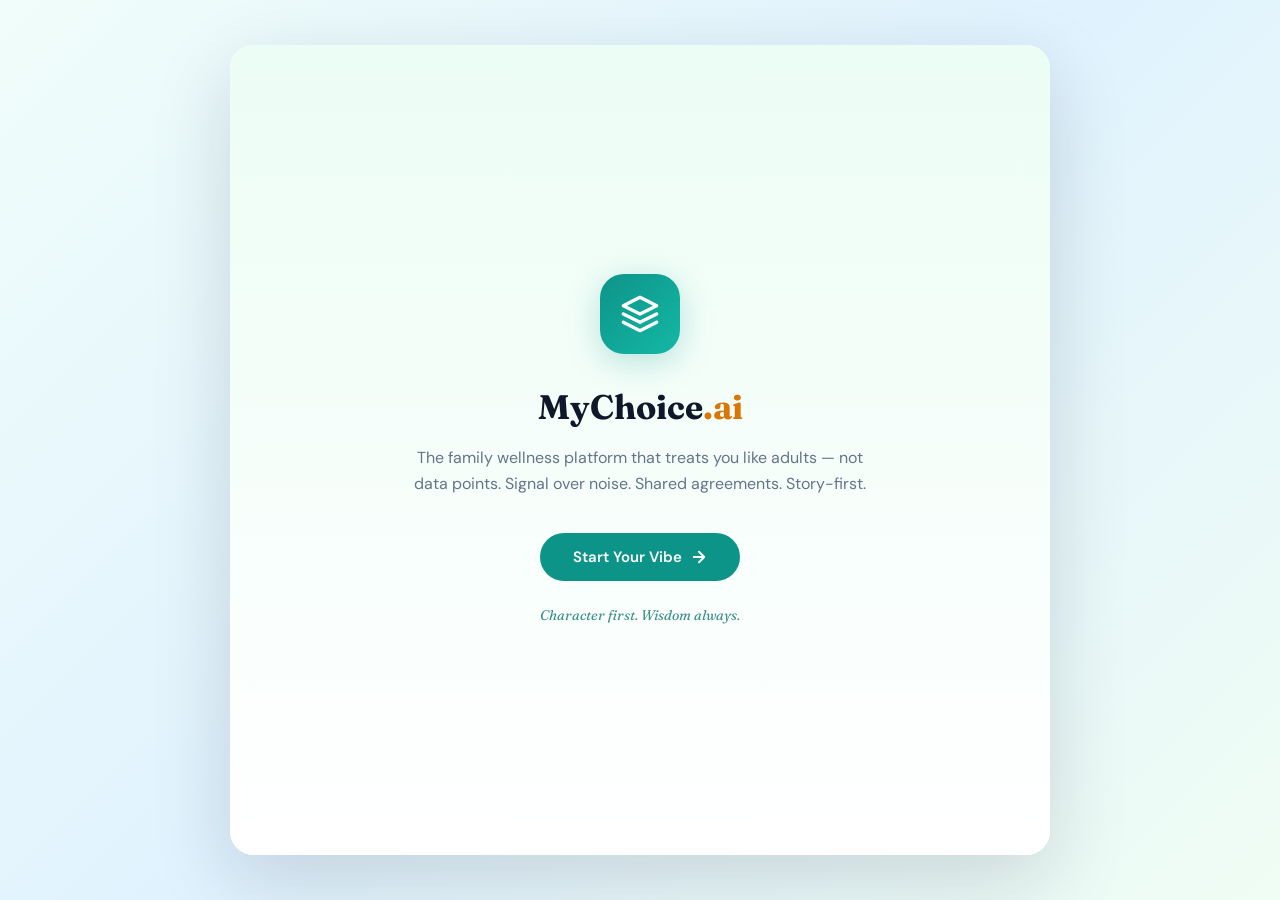
<file: index.html>
<!DOCTYPE html>
<html lang="en">
<head>
<meta charset="UTF-8">
<meta name="viewport" content="width=device-width, initial-scale=1.0, maximum-scale=1.0, user-scalable=no">
<meta name="apple-mobile-web-app-capable" content="yes">
<title>MyChoice.ai — Own Your Vibe</title>
<link rel="preconnect" href="https://fonts.googleapis.com">
<link rel="preconnect" href="https://fonts.gstatic.com" crossorigin>
<link href="https://fonts.googleapis.com/css2?family=DM+Sans:wght@400;500;600;700&family=Fraunces:opsz,wght@9..144,400;9..144,500;9..144,600;9..144,700&display=swap" rel="stylesheet">
<link rel="stylesheet" href="styles.css">
</head>
<body>

<div class="app" id="app">

  <!-- ═══════ SCREEN 1: Welcome ═══════ -->
  <div class="screen active" id="screen-1">
    <div class="welcome-hero">
      <div class="welcome-icon">
        <svg viewBox="0 0 24 24" fill="none" stroke="currentColor" stroke-width="2" stroke-linecap="round" stroke-linejoin="round">
          <path d="M12 2L2 7l10 5 10-5-10-5z"/><path d="M2 17l10 5 10-5"/><path d="M2 12l10 5 10-5"/>
        </svg>
      </div>
      <h1>MyChoice<span style="color:var(--amber);">.ai</span></h1>
      <p>The family wellness platform that treats you like adults — not data points. Signal over noise. Shared agreements. Story-first.</p>
      <button class="btn btn-primary" onclick="goTo(2)" style="min-width: 200px;">
        Start Your Vibe
        <svg viewBox="0 0 24 24" fill="none" stroke="currentColor" stroke-width="2.5" stroke-linecap="round" stroke-linejoin="round"><path d="M5 12h14M12 5l7 7-7 7"/></svg>
      </button>
      <div class="tagline">Character first. Wisdom always.</div>
    </div>
  </div>

  <!-- ═══════ SCREEN 2: Onboarding ═══════ -->
  <div class="screen" id="screen-2">
    <div class="topbar">
      <div class="logo">MyChoice<span>.ai</span></div>
      <div class="step-indicator">1 of 5</div>
    </div>
    <div class="progress-track"><div class="progress-fill" style="width: 20%"></div></div>
    <div class="content">
      <h1>Set up your <em>family</em></h1>
      <p class="subtitle">Tell us a little about your household. This helps us personalize your experience.</p>
      
      <div class="input-group">
        <label>Your first name</label>
        <input type="text" placeholder="e.g., Bobby" id="user-name" value="Bobby">
      </div>
      
      <div class="input-group">
        <label>Family name</label>
        <input type="text" placeholder="e.g., The Cunninghams" id="family-name" value="The Cunninghams">
      </div>

      <div class="input-group">
        <label>Child's name</label>
        <input type="text" placeholder="e.g., Alex" id="child-name" value="Alex">
      </div>

      <div class="input-group">
        <label>Who's in your household?</label>
        <div class="family-chips">
          <div class="chip selected" onclick="this.classList.toggle('selected')">👨 Parent / Guardian</div>
          <div class="chip selected" onclick="this.classList.toggle('selected')">👩 Partner</div>
          <div class="chip selected" onclick="this.classList.toggle('selected')">👦 Teen (13-17)</div>
          <div class="chip" onclick="this.classList.toggle('selected')">👧 Child (6-12)</div>
          <div class="chip" onclick="this.classList.toggle('selected')">👶 Under 6</div>
        </div>
      </div>

      <div style="flex:1"></div>
    </div>
    <div class="bottom-nav">
      <button class="btn btn-secondary" onclick="goTo(1)">Back</button>
      <button class="btn btn-primary" onclick="goTo(3)">Continue</button>
    </div>
  </div>

  <!-- ═══════ SCREEN 3: Persona Engine ═══════ -->
  <div class="screen" id="screen-3">
    <div class="topbar">
      <div class="logo">MyChoice<span>.ai</span></div>
      <div class="step-indicator">2 of 5</div>
    </div>
    <div class="progress-track"><div class="progress-fill" style="width: 40%"></div></div>
    <div class="content">
      <h1>Build your <em>persona</em></h1>
      <p class="subtitle">We use these answers to calibrate your AI coach — not to judge or score you.</p>

      <div class="persona-card" id="pq1">
        <div class="q-label">Signal 01</div>
        <h3>When things get stressful at home, I usually...</h3>
        <div class="persona-options">
          <div class="persona-opt" onclick="pickOpt(this)">Take space and process alone</div>
          <div class="persona-opt" onclick="pickOpt(this)">Talk it out immediately</div>
          <div class="persona-opt" onclick="pickOpt(this)">Focus on fixing the problem</div>
          <div class="persona-opt picked" onclick="pickOpt(this)">Check in with everyone first</div>
        </div>
      </div>

      <div class="persona-card" id="pq2">
        <div class="q-label">Signal 02</div>
        <h3>My biggest concern about screen time is...</h3>
        <div class="persona-options">
          <div class="persona-opt" onclick="pickOpt(this)">What my kids are actually seeing</div>
          <div class="persona-opt picked" onclick="pickOpt(this)">That it replaces real connection</div>
          <div class="persona-opt" onclick="pickOpt(this)">I don't know what's too much</div>
          <div class="persona-opt" onclick="pickOpt(this)">Honestly, my own usage too</div>
        </div>
      </div>

      <div class="persona-card" id="pq3">
        <div class="q-label">Signal 03</div>
        <h3>The parenting style I aspire to is...</h3>
        <div class="persona-options">
          <div class="persona-opt picked" onclick="pickOpt(this)">Guide — I want to coach, not control</div>
          <div class="persona-opt" onclick="pickOpt(this)">Protector — safety comes first</div>
          <div class="persona-opt" onclick="pickOpt(this)">Partner — we figure it out together</div>
          <div class="persona-opt" onclick="pickOpt(this)">Architect — structure makes freedom</div>
        </div>
      </div>

      <div style="height:16px"></div>
    </div>
    <div class="bottom-nav">
      <button class="btn btn-secondary" onclick="goTo(2)">Back</button>
      <button class="btn btn-primary" onclick="goTo(4)">See My Dashboard</button>
    </div>
  </div>

  <!-- ═══════ SCREEN 4: Dashboard ═══════ -->
  <div class="screen" id="screen-4">
    <div class="topbar">
      <div class="logo">MyChoice<span>.ai</span></div>
      <div class="step-indicator">3 of 5</div>
    </div>
    <div class="progress-track"><div class="progress-fill" style="width: 60%"></div></div>
    <div class="content">
      <div class="dashboard-header">
        <div>
          <h1 style="font-size:22px; margin-bottom:2px;">The Cunninghams</h1>
          <p class="subtitle" style="margin-bottom:0; font-size:13px;">Wednesday evening · Feb 12</p>
        </div>
        <div class="vibe-status vibe-green">
          <div class="vibe-dot"></div>
          All Clear
        </div>
      </div>

      <div class="signal-cards">
        <div class="signal-card">
          <div class="signal-icon" style="background: #d1fae5;">🧘</div>
          <div class="signal-label">Family Vibe</div>
          <div class="signal-value">Calm</div>
          <div class="signal-sub">↑ from yesterday</div>
        </div>
        <div class="signal-card">
          <div class="signal-icon" style="background: #dbeafe;">📱</div>
          <div class="signal-label">Screen Balance</div>
          <div class="signal-value">Healthy</div>
          <div class="signal-sub">Within agreements</div>
        </div>
        <div class="signal-card">
          <div class="signal-icon" style="background: #fef3c7;">💬</div>
          <div class="signal-label">Connection</div>
          <div class="signal-value">Strong</div>
          <div class="signal-sub">3 check-ins today</div>
        </div>
        <div class="signal-card">
          <div class="signal-icon" style="background: #fce7f3;">🎯</div>
          <div class="signal-label">Goals</div>
          <div class="signal-value">On Track</div>
          <div class="signal-sub">4 of 5 this week</div>
        </div>
      </div>

      <h3 style="font-family:var(--font-display); font-size:16px; margin-bottom:12px; font-weight:600;">Family Members</h3>
      
      <div class="family-member-row">
        <div class="member-avatar" style="background:#d1fae5;">👨</div>
        <div class="member-info">
          <div class="name">Bobby</div>
          <div class="status">Last active · 2 min ago</div>
        </div>
        <div class="member-vibe vibe-g">Balanced</div>
      </div>
      <div class="family-member-row">
        <div class="member-avatar" style="background:#dbeafe;">👩</div>
        <div class="member-info">
          <div class="name">Partner</div>
          <div class="status">Last active · 20 min ago</div>
        </div>
        <div class="member-vibe vibe-g">Focused</div>
      </div>
      <div class="family-member-row">
        <div class="member-avatar" style="background:#fce7f3;">👦</div>
        <div class="member-info">
          <div class="name">Alex (15)</div>
          <div class="status">Homework mode · since 4pm</div>
        </div>
        <div class="member-vibe vibe-y">Nudge ready</div>
      </div>

      <div style="height:16px"></div>
    </div>
    <div class="bottom-nav">
      <button class="btn btn-secondary" onclick="goTo(3)">Back</button>
      <button class="btn btn-primary" onclick="goTo(5)">Talk to Coach</button>
    </div>
  </div>

  <!-- ═══════ SCREEN 5: AI Coach ═══════ -->
  <div class="screen" id="screen-5">
    <div class="topbar">
      <div class="logo">MyChoice<span>.ai</span></div>
      <div class="step-indicator">4 of 5</div>
    </div>
    <div class="progress-track"><div class="progress-fill" style="width: 80%"></div></div>
    <div class="content coach-container" style="padding-bottom: 0;">
      <div style="margin-bottom:12px;">
        <h1 style="font-size:20px;">Your <em>Coach</em></h1>
        <p class="subtitle" style="margin-bottom:0; font-size:13px;">Powered by Claude AI. Ask anything about parenting, screen time, or family wellness.</p>
      </div>
      
      <div class="chat-area" id="chat-area" style="flex: 1; overflow-y: auto; padding-bottom: 16px;">
        <div>
          <div class="coach-label">🌿 MyChoice Coach</div>
          <div class="chat-bubble bubble-coach">
            Hey Bobby — I noticed Alex has been in homework mode for a while. His focus signal is solid, but it might be a good time for a break check-in. What would you like to do?
          </div>
        </div>
        
        <div class="coach-suggestions" id="coach-suggestions">
          <div class="coach-suggestion" onclick="sendQuickReply('Send Alex a friendly nudge to take a break')">
            ✅ Send a friendly nudge
          </div>
          <div class="coach-suggestion" onclick="sendQuickReply('Let him keep going, check again in 30 minutes')">
            ⏳ Let him flow — check later
          </div>
          <div class="coach-suggestion" onclick="sendQuickReply('Help me start a conversation with Alex about his screen time')">
            💬 Help me start a conversation
          </div>
        </div>
      </div>
      
      <!-- Chat input -->
      <div class="chat-input-container" style="padding: 12px 0 16px 0; border-top: 1px solid var(--gray-200); background: var(--white);">
        <div style="display: flex; gap: 8px;">
          <input type="text" id="chat-input" placeholder="Ask your coach anything..." 
            style="flex: 1; padding: 12px 16px; border: 1.5px solid var(--gray-200); border-radius: 24px; font-size: 15px; font-family: inherit; outline: none; transition: border-color 0.2s;"
            onfocus="this.style.borderColor='var(--teal)'" 
            onblur="this.style.borderColor='var(--gray-200)'"
            onkeypress="if(event.key === 'Enter') sendMessage()" />
          <button onclick="sendMessage()" style="width: 44px; height: 44px; border-radius: 50%; background: var(--teal); border: none; cursor: pointer; display: flex; align-items: center; justify-content: center; transition: background 0.2s;">
            <svg width="20" height="20" viewBox="0 0 24 24" fill="none" stroke="white" stroke-width="2" stroke-linecap="round" stroke-linejoin="round">
              <line x1="22" y1="2" x2="11" y2="13"></line>
              <polygon points="22 2 15 22 11 13 2 9 22 2"></polygon>
            </svg>
          </button>
        </div>
        <p style="font-size: 10px; color: var(--slate-light); text-align: center; margin-top: 8px;">Powered by Claude AI · Conversations are private</p>
      </div>
    </div>
    <div class="bottom-nav">
      <button class="btn btn-secondary" onclick="goTo(4)">Back</button>
      <button class="btn btn-primary" onclick="goTo(6)">Family Agreement</button>
    </div>
  </div>

  <!-- ═══════ SCREEN 6: Agreement Builder ═══════ -->
  <div class="screen" id="screen-6">
    <div class="topbar">
      <div class="logo">MyChoice<span>.ai</span></div>
      <div class="step-indicator">5 of 5</div>
    </div>
    <div class="progress-track"><div class="progress-fill" style="width: 95%"></div></div>
    <div class="content">
      <h1>Family <em>Agreement</em></h1>
      <p class="subtitle">Co-created rules your whole family designs together — no hidden surveillance, no secret monitoring.</p>

      <div class="agreement-section">
        <h3>📱 Screen Time</h3>
        <div class="agreement-item">
          <div class="agreement-check checked" onclick="this.classList.toggle('checked')"></div>
          <span>Weeknight devices down by 9pm</span>
          <span class="agreement-badge badge-family">Family</span>
        </div>
        <div class="agreement-item">
          <div class="agreement-check checked" onclick="this.classList.toggle('checked')"></div>
          <span>No phones during dinner</span>
          <span class="agreement-badge badge-family">Family</span>
        </div>
        <div class="agreement-item">
          <div class="agreement-check" onclick="this.classList.toggle('checked')"></div>
          <span>Weekend gaming max 2 hours</span>
          <span class="agreement-badge badge-teen">Teen</span>
        </div>
      </div>

      <div class="agreement-section">
        <h3>🤝 Communication</h3>
        <div class="agreement-item">
          <div class="agreement-check checked" onclick="this.classList.toggle('checked')"></div>
          <span>Daily family check-in at dinner</span>
          <span class="agreement-badge badge-parent">Parent</span>
        </div>
        <div class="agreement-item">
          <div class="agreement-check checked" onclick="this.classList.toggle('checked')"></div>
          <span>Coach nudges — not parent texts</span>
          <span class="agreement-badge badge-teen">Teen</span>
        </div>
        <div class="agreement-item">
          <div class="agreement-check" onclick="this.classList.toggle('checked')"></div>
          <span>Weekly family vibe review together</span>
          <span class="agreement-badge badge-family">Family</span>
        </div>
      </div>

      <div class="agreement-section">
        <h3>🎯 Personal Goals</h3>
        <div class="agreement-item">
          <div class="agreement-check checked" onclick="this.classList.toggle('checked')"></div>
          <span>Alex: 30 min reading before screen time</span>
          <span class="agreement-badge badge-teen">Teen</span>
        </div>
        <div class="agreement-item">
          <div class="agreement-check checked" onclick="this.classList.toggle('checked')"></div>
          <span>Bobby: Phone-free mornings until 8am</span>
          <span class="agreement-badge badge-parent">Parent</span>
        </div>
      </div>

      <div style="height:16px"></div>
    </div>
    <div class="bottom-nav">
      <button class="btn btn-secondary" onclick="goTo(5)">Back</button>
      <button class="btn btn-primary" onclick="goTo(7)">See the Vision</button>
    </div>
  </div>

  <!-- ═══════ SCREEN 7: Summary / CTA ═══════ -->
  <div class="screen summary-screen" id="screen-7">
    <div class="topbar">
      <div class="logo">MyChoice<span>.ai</span></div>
    </div>
    <div class="content" style="align-items: center; text-align: center;">
      <div style="flex:1; display:flex; flex-direction:column; justify-content:center; align-items:center;">
        <h1 style="font-size:30px;">This is <em>MyChoice.ai</em></h1>
        <p class="subtitle" style="max-width:480px;">A family wellness platform built on trust, not fear. Mentorship over surveillance. Coaching, not control.</p>
        
        <div class="summary-stats">
          <div class="stat-box">
            <div class="stat-num">$120B</div>
            <div class="stat-label">TAM</div>
          </div>
          <div class="stat-box">
            <div class="stat-num">4</div>
            <div class="stat-label">Products</div>
          </div>
          <div class="stat-box">
            <div class="stat-num">$2M</div>
            <div class="stat-label">Seed Round</div>
          </div>
        </div>

        <div class="summary-pillars" style="width:100%; max-width:520px;">
          <div class="pillar">
            <div class="pillar-icon" style="background:#d1fae5;">🧠</div>
            <span><strong>MyChoice.ai</strong> — Adult decision wellness</span>
          </div>
          <div class="pillar">
            <div class="pillar-icon" style="background:#dbeafe;">👦</div>
            <span><strong>EgoGentix Kids</strong> — Digital coaching for children</span>
          </div>
          <div class="pillar">
            <div class="pillar-icon" style="background:#fce7f3;">🧸</div>
            <span><strong>EgoPals</strong> — AI plush companions</span>
          </div>
          <div class="pillar">
            <div class="pillar-icon" style="background:#fef3c7;">👨‍👩‍👧‍👦</div>
            <span><strong>Family Bundle</strong> — One identity, full family</span>
          </div>
        </div>

        <div style="margin-top: 24px; display: flex; flex-direction: column; gap: 10px; width: 100%; max-width: 340px;">
          <button class="btn btn-primary btn-block" onclick="goTo(1)">
            ↻ Replay Demo
          </button>
          <a href="mailto:bill@egogentix.com" class="btn btn-secondary btn-block" style="text-decoration:none;">
            Contact Us
          </a>
        </div>
        
        <div class="tagline" style="margin-top:28px;">
          EgoGentix Corporation · Character first. Wisdom always.<br>
          <span style="font-style:normal; opacity:0.6; font-size:12px;">bill@egogentix.com · egogentix.ai</span>
        </div>
      </div>
    </div>
  </div>

</div>

<script src="app.js"></script>
</body>
</html>
</file>
<file: styles.css>
:root {
    --teal: #0d9488;
    --teal-light: #14b8a6;
    --teal-dark: #0f766e;
    --green-soft: #d1fae5;
    --green-bg: #ecfdf5;
    --amber: #d97706;
    --amber-light: #fbbf24;
    --red-soft: #fecaca;
    --red: #dc2626;
    --navy: #0f172a;
    --slate: #334155;
    --slate-light: #64748b;
    --gray-100: #f1f5f9;
    --gray-200: #e2e8f0;
    --gray-300: #cbd5e1;
    --white: #ffffff;
    --font-display: 'Fraunces', Georgia, serif;
    --font-body: 'DM Sans', -apple-system, BlinkMacSystemFont, sans-serif;
    --radius: 16px;
    --radius-sm: 10px;
    --shadow: 0 4px 24px rgba(15, 23, 42, 0.08);
    --shadow-lg: 0 12px 48px rgba(15, 23, 42, 0.12);
  }

  * { margin: 0; padding: 0; box-sizing: border-box; }

  body {
    font-family: var(--font-body);
    background: var(--gray-100);
    color: var(--navy);
    overflow: hidden;
    height: 100vh;
    -webkit-font-smoothing: antialiased;
    line-height: 1.5;
  }

  /* ─── App Shell ─── */
  .app {
    width: 100%;
    max-width: 820px;
    margin: 0 auto;
    height: 100vh;
    background: var(--white);
    position: relative;
    overflow: hidden;
    box-shadow: var(--shadow-lg);
  }

  /* Desktop: Center the app with a nice background */
  @media (min-width: 600px) {
    body {
      display: flex;
      align-items: center;
      justify-content: center;
      min-height: 100vh;
      padding: 40px 20px;
      background: linear-gradient(135deg, #f0fdfa 0%, #e0f2fe 50%, #f0fdf4 100%);
    }
    .app {
      height: 90vh;
      max-height: 960px;
      min-height: 600px;
      border-radius: 24px;
      box-shadow: 0 25px 80px rgba(15, 23, 42, 0.15);
    }
  }

  /* ─── Screens ─── */
  .screen {
    position: absolute;
    inset: 0;
    display: flex;
    flex-direction: column;
    opacity: 0;
    visibility: hidden;
    pointer-events: none;
    transition: opacity 0.45s ease, transform 0.45s ease, visibility 0.45s;
    transform: translateX(40px);
    overflow-y: auto;
    -webkit-overflow-scrolling: touch;
    background: var(--white);
    z-index: 1;
  }
  .screen.active {
    opacity: 1;
    visibility: visible;
    pointer-events: all;
    transform: translateX(0);
    z-index: 10;
  }
  .screen.exit {
    opacity: 0;
    visibility: hidden;
    transform: translateX(-40px);
    z-index: 5;
  }

  /* ─── Top Bar ─── */
  .topbar {
    display: flex;
    align-items: center;
    justify-content: space-between;
    padding: 16px 24px;
    background: var(--white);
    border-bottom: 1px solid var(--gray-200);
    position: sticky;
    top: 0;
    z-index: 10;
    min-height: 56px;
  }
  .topbar .logo {
    font-family: var(--font-display);
    font-size: 18px;
    font-weight: 700;
    color: var(--teal-dark);
    letter-spacing: -0.3px;
  }
  .topbar .logo span { color: var(--amber); }
  .topbar .step-indicator {
    font-size: 12px;
    color: var(--slate-light);
    font-weight: 500;
    background: var(--gray-100);
    padding: 4px 12px;
    border-radius: 20px;
  }

  /* ─── Progress Bar ─── */
  .progress-track {
    height: 3px;
    background: var(--gray-200);
    position: sticky;
    top: 56px;
    z-index: 10;
  }
  .progress-fill {
    height: 100%;
    background: linear-gradient(90deg, var(--teal), var(--teal-light));
    transition: width 0.6s cubic-bezier(0.4, 0, 0.2, 1);
    border-radius: 0 2px 2px 0;
  }

  /* ─── Content ─── */
  .content {
    flex: 1;
    padding: 32px 24px;
    display: flex;
    flex-direction: column;
  }
  .content h1 {
    font-family: var(--font-display);
    font-size: 28px;
    font-weight: 700;
    line-height: 1.2;
    color: var(--navy);
    margin-bottom: 8px;
    letter-spacing: -0.5px;
  }
  .content h1 em {
    font-style: italic;
    color: var(--teal-dark);
  }
  .content .subtitle {
    font-size: 15px;
    color: var(--slate-light);
    line-height: 1.5;
    margin-bottom: 28px;
  }

  /* ─── Buttons ─── */
  .btn {
    display: inline-flex;
    align-items: center;
    justify-content: center;
    gap: 8px;
    padding: 14px 28px;
    border-radius: 50px;
    font-family: var(--font-body);
    font-size: 15px;
    font-weight: 600;
    cursor: pointer;
    border: none;
    transition: all 0.25s ease;
    -webkit-tap-highlight-color: transparent;
  }
  .btn-primary {
    background: var(--teal);
    color: var(--white);
  }
  .btn-primary:hover { background: var(--teal-dark); transform: translateY(-1px); }
  .btn-secondary {
    background: var(--gray-100);
    color: var(--slate);
    border: 1px solid var(--gray-200);
  }
  .btn-secondary:hover { background: var(--gray-200); }
  .btn-ghost {
    background: transparent;
    color: var(--teal);
    padding: 8px 16px;
    font-size: 14px;
  }
  .btn-block { width: 100%; }
  .btn svg { width: 18px; height: 18px; }

  /* ─── Screen 1: Welcome ─── */
  .welcome-hero {
    flex: 1;
    display: flex;
    flex-direction: column;
    justify-content: center;
    align-items: center;
    text-align: center;
    padding: 40px 24px;
    background: linear-gradient(180deg, var(--green-bg) 0%, var(--white) 100%);
  }
  .welcome-icon {
    width: 80px;
    height: 80px;
    background: linear-gradient(135deg, var(--teal), var(--teal-light));
    border-radius: 24px;
    display: flex;
    align-items: center;
    justify-content: center;
    margin-bottom: 28px;
    box-shadow: 0 8px 32px rgba(13, 148, 136, 0.25);
  }
  .welcome-icon svg { width: 40px; height: 40px; color: white; }
  .welcome-hero h1 {
    font-family: var(--font-display);
    font-size: 34px;
    margin-bottom: 12px;
  }
  .welcome-hero p {
    font-size: 16px;
    color: var(--slate-light);
    line-height: 1.6;
    max-width: 480px;
    margin-bottom: 36px;
  }
  .welcome-hero .tagline {
    font-family: var(--font-display);
    font-style: italic;
    font-size: 14px;
    color: var(--teal-dark);
    margin-top: 24px;
    opacity: 0.8;
  }

  /* ─── Screen 2: Onboarding ─── */
  .input-group {
    margin-bottom: 20px;
  }
  .input-group label {
    display: block;
    font-size: 13px;
    font-weight: 600;
    color: var(--slate);
    margin-bottom: 6px;
    text-transform: uppercase;
    letter-spacing: 0.5px;
  }
  .input-group input, .input-group select {
    width: 100%;
    padding: 14px 16px;
    border: 1.5px solid var(--gray-200);
    border-radius: var(--radius-sm);
    font-family: var(--font-body);
    font-size: 16px;
    color: var(--navy);
    background: var(--white);
    transition: border-color 0.2s;
    outline: none;
  }
  .input-group input:focus, .input-group select:focus {
    border-color: var(--teal);
    box-shadow: 0 0 0 3px rgba(13, 148, 136, 0.1);
  }
  .family-chips {
    display: flex;
    flex-wrap: wrap;
    gap: 8px;
    margin-top: 12px;
  }
  .chip {
    padding: 8px 16px;
    border-radius: 50px;
    font-size: 14px;
    font-weight: 500;
    cursor: pointer;
    border: 1.5px solid var(--gray-200);
    background: var(--white);
    color: var(--slate);
    transition: all 0.2s;
  }
  .chip:hover, .chip.selected {
    border-color: var(--teal);
    background: var(--green-bg);
    color: var(--teal-dark);
  }

  /* ─── Screen 3: Persona Engine ─── */
  .persona-card {
    background: var(--gray-100);
    border-radius: var(--radius);
    padding: 24px;
    margin-bottom: 16px;
    border: 1.5px solid var(--gray-200);
    transition: all 0.25s;
    cursor: pointer;
  }
  .persona-card:hover, .persona-card.selected {
    border-color: var(--teal);
    background: var(--green-bg);
    box-shadow: 0 2px 12px rgba(13, 148, 136, 0.1);
  }
  .persona-card .q-label {
    font-size: 11px;
    text-transform: uppercase;
    letter-spacing: 1px;
    color: var(--teal);
    font-weight: 700;
    margin-bottom: 6px;
  }
  .persona-card h3 {
    font-family: var(--font-display);
    font-size: 17px;
    font-weight: 600;
    margin-bottom: 12px;
    color: var(--navy);
  }
  .persona-options {
    display: flex;
    flex-direction: column;
    gap: 8px;
  }
  .persona-opt {
    padding: 10px 14px;
    border-radius: 8px;
    font-size: 14px;
    background: var(--white);
    border: 1px solid var(--gray-200);
    cursor: pointer;
    transition: all 0.2s;
    color: var(--slate);
  }
  .persona-opt:hover, .persona-opt.picked {
    background: var(--teal);
    color: white;
    border-color: var(--teal);
  }

  /* ─── Screen 4: Dashboard ─── */
  .dashboard-header {
    display: flex;
    align-items: center;
    justify-content: space-between;
    margin-bottom: 24px;
  }
  .vibe-status {
    display: inline-flex;
    align-items: center;
    gap: 8px;
    padding: 8px 16px;
    border-radius: 50px;
    font-size: 14px;
    font-weight: 600;
  }
  .vibe-green {
    background: var(--green-soft);
    color: var(--teal-dark);
  }
  .vibe-dot {
    width: 10px;
    height: 10px;
    border-radius: 50%;
    background: var(--teal);
    animation: pulse 2s infinite;
  }
  @keyframes pulse {
    0%, 100% { opacity: 1; }
    50% { opacity: 0.4; }
  }

  .signal-cards {
    display: grid;
    grid-template-columns: 1fr 1fr;
    gap: 12px;
    margin-bottom: 20px;
  }
  .signal-card {
    background: var(--gray-100);
    border-radius: var(--radius-sm);
    padding: 16px;
    border: 1px solid var(--gray-200);
  }
  .signal-card .signal-icon {
    width: 36px;
    height: 36px;
    border-radius: 10px;
    display: flex;
    align-items: center;
    justify-content: center;
    margin-bottom: 10px;
    font-size: 18px;
  }
  .signal-card .signal-label {
    font-size: 12px;
    color: var(--slate-light);
    text-transform: uppercase;
    letter-spacing: 0.5px;
    font-weight: 600;
    margin-bottom: 4px;
  }
  .signal-card .signal-value {
    font-family: var(--font-display);
    font-size: 20px;
    font-weight: 700;
    color: var(--navy);
  }
  .signal-card .signal-sub {
    font-size: 12px;
    color: var(--teal);
    font-weight: 500;
    margin-top: 2px;
  }

  .family-member-row {
    display: flex;
    align-items: center;
    gap: 12px;
    padding: 14px 0;
    border-bottom: 1px solid var(--gray-200);
  }
  .family-member-row:last-child { border: none; }
  .member-avatar {
    width: 42px;
    height: 42px;
    border-radius: 50%;
    display: flex;
    align-items: center;
    justify-content: center;
    font-size: 18px;
    flex-shrink: 0;
  }
  .member-info { flex: 1; }
  .member-info .name { font-weight: 600; font-size: 15px; }
  .member-info .status { font-size: 13px; color: var(--slate-light); }
  .member-vibe {
    padding: 4px 12px;
    border-radius: 20px;
    font-size: 12px;
    font-weight: 600;
  }
  .vibe-g { background: #d1fae5; color: #065f46; }
  .vibe-y { background: #fef3c7; color: #92400e; }

  /* ─── Screen 5: AI Coach ─── */
  .coach-container {
    flex: 1;
    display: flex;
    flex-direction: column;
  }
  .chat-area {
    flex: 1;
    padding: 8px 0;
    display: flex;
    flex-direction: column;
    gap: 14px;
  }
  .chat-bubble {
    max-width: 85%;
    padding: 14px 18px;
    border-radius: 18px;
    font-size: 15px;
    line-height: 1.5;
    animation: bubbleIn 0.4s ease;
  }
  @keyframes bubbleIn {
    from { opacity: 0; transform: translateY(10px); }
    to { opacity: 1; transform: translateY(0); }
  }
  .bubble-coach {
    background: var(--gray-100);
    color: var(--navy);
    border-bottom-left-radius: 4px;
    align-self: flex-start;
  }
  .bubble-user {
    background: var(--teal);
    color: white;
    border-bottom-right-radius: 4px;
    align-self: flex-end;
  }
  .coach-label {
    font-size: 11px;
    text-transform: uppercase;
    letter-spacing: 1px;
    color: var(--teal);
    font-weight: 700;
    margin-bottom: 4px;
  }
  .coach-suggestions {
    display: flex;
    flex-direction: column;
    gap: 8px;
    margin-top: 12px;
  }
  .coach-suggestion {
    padding: 12px 16px;
    border: 1.5px solid var(--gray-200);
    border-radius: 12px;
    font-size: 14px;
    color: var(--slate);
    cursor: pointer;
    transition: all 0.2s;
    background: var(--white);
  }
  .coach-suggestion:hover {
    border-color: var(--teal);
    background: var(--green-bg);
    color: var(--teal-dark);
  }

  /* ─── Screen 6: Agreement Builder ─── */
  .agreement-section {
    background: var(--gray-100);
    border-radius: var(--radius);
    padding: 20px;
    margin-bottom: 16px;
    border: 1px solid var(--gray-200);
  }
  .agreement-section h3 {
    font-family: var(--font-display);
    font-size: 16px;
    font-weight: 600;
    margin-bottom: 12px;
    color: var(--navy);
  }
  .agreement-item {
    display: flex;
    align-items: center;
    gap: 10px;
    padding: 10px 0;
    border-bottom: 1px solid var(--gray-200);
    font-size: 14px;
    color: var(--slate);
  }
  .agreement-item:last-child { border: none; }
  .agreement-check {
    width: 22px;
    height: 22px;
    border-radius: 6px;
    border: 2px solid var(--gray-300);
    display: flex;
    align-items: center;
    justify-content: center;
    cursor: pointer;
    transition: all 0.2s;
    flex-shrink: 0;
  }
  .agreement-check.checked {
    background: var(--teal);
    border-color: var(--teal);
  }
  .agreement-check.checked::after {
    content: '✓';
    color: white;
    font-size: 13px;
    font-weight: 700;
  }
  .agreement-badge {
    display: inline-flex;
    align-items: center;
    gap: 4px;
    margin-left: auto;
    font-size: 11px;
    font-weight: 600;
    text-transform: uppercase;
    letter-spacing: 0.5px;
    padding: 3px 8px;
    border-radius: 4px;
  }
  .badge-parent { background: #dbeafe; color: #1e40af; }
  .badge-teen { background: #fce7f3; color: #9d174d; }
  .badge-family { background: var(--green-soft); color: var(--teal-dark); }

  /* ─── Screen 7: Summary / CTA ─── */
  .summary-screen {
    text-align: center;
    justify-content: center;
    align-items: center;
    background: linear-gradient(180deg, var(--white) 0%, var(--green-bg) 100%);
  }
  .summary-stats {
    display: grid;
    grid-template-columns: 1fr 1fr 1fr;
    gap: 12px;
    margin: 28px 0;
    text-align: center;
  }
  .stat-box .stat-num {
    font-family: var(--font-display);
    font-size: 28px;
    font-weight: 700;
    color: var(--teal-dark);
  }
  .stat-box .stat-label {
    font-size: 11px;
    color: var(--slate-light);
    text-transform: uppercase;
    letter-spacing: 0.5px;
    font-weight: 600;
    margin-top: 2px;
  }
  .summary-pillars {
    display: flex;
    flex-direction: column;
    gap: 10px;
    margin: 20px 0;
    text-align: left;
  }
  .pillar {
    display: flex;
    align-items: center;
    gap: 12px;
    padding: 12px 16px;
    background: var(--white);
    border-radius: var(--radius-sm);
    border: 1px solid var(--gray-200);
    font-size: 14px;
    color: var(--slate);
  }
  .pillar-icon {
    width: 32px;
    height: 32px;
    border-radius: 8px;
    display: flex;
    align-items: center;
    justify-content: center;
    font-size: 16px;
    flex-shrink: 0;
  }

  /* ─── Bottom Nav ─── */
  .bottom-nav {
    padding: 16px 24px;
    display: flex;
    gap: 12px;
    background: var(--white);
    border-top: 1px solid var(--gray-200);
    position: sticky;
    bottom: 0;
  }
  .bottom-nav .btn { flex: 1; }

  /* ─── Animations ─── */
  .fade-in { animation: fadeIn 0.5s ease; }
  @keyframes fadeIn { from { opacity: 0; } to { opacity: 1; } }
  .slide-up { animation: slideUp 0.5s ease; }
  @keyframes slideUp { from { opacity: 0; transform: translateY(20px); } to { opacity: 1; transform: translateY(0); } }

  /* ─── Responsive ─── */

  /* ─── Typing indicator ─── */
  .typing-dots { display: flex; gap: 4px; padding: 4px 0; }
  .typing-dots span {
    width: 8px; height: 8px; border-radius: 50%; background: var(--slate-light);
    animation: typing 1.2s infinite;
  }
  .typing-dots span:nth-child(2) { animation-delay: 0.2s; }
  .typing-dots span:nth-child(3) { animation-delay: 0.4s; }
  @keyframes typing {
    0%, 60%, 100% { opacity: 0.3; transform: translateY(0); }
    30% { opacity: 1; transform: translateY(-4px); }
  }

  /* hide scrollbar */
  .screen::-webkit-scrollbar { display: none; }
  .screen { -ms-overflow-style: none; scrollbar-width: none; }
</file>
